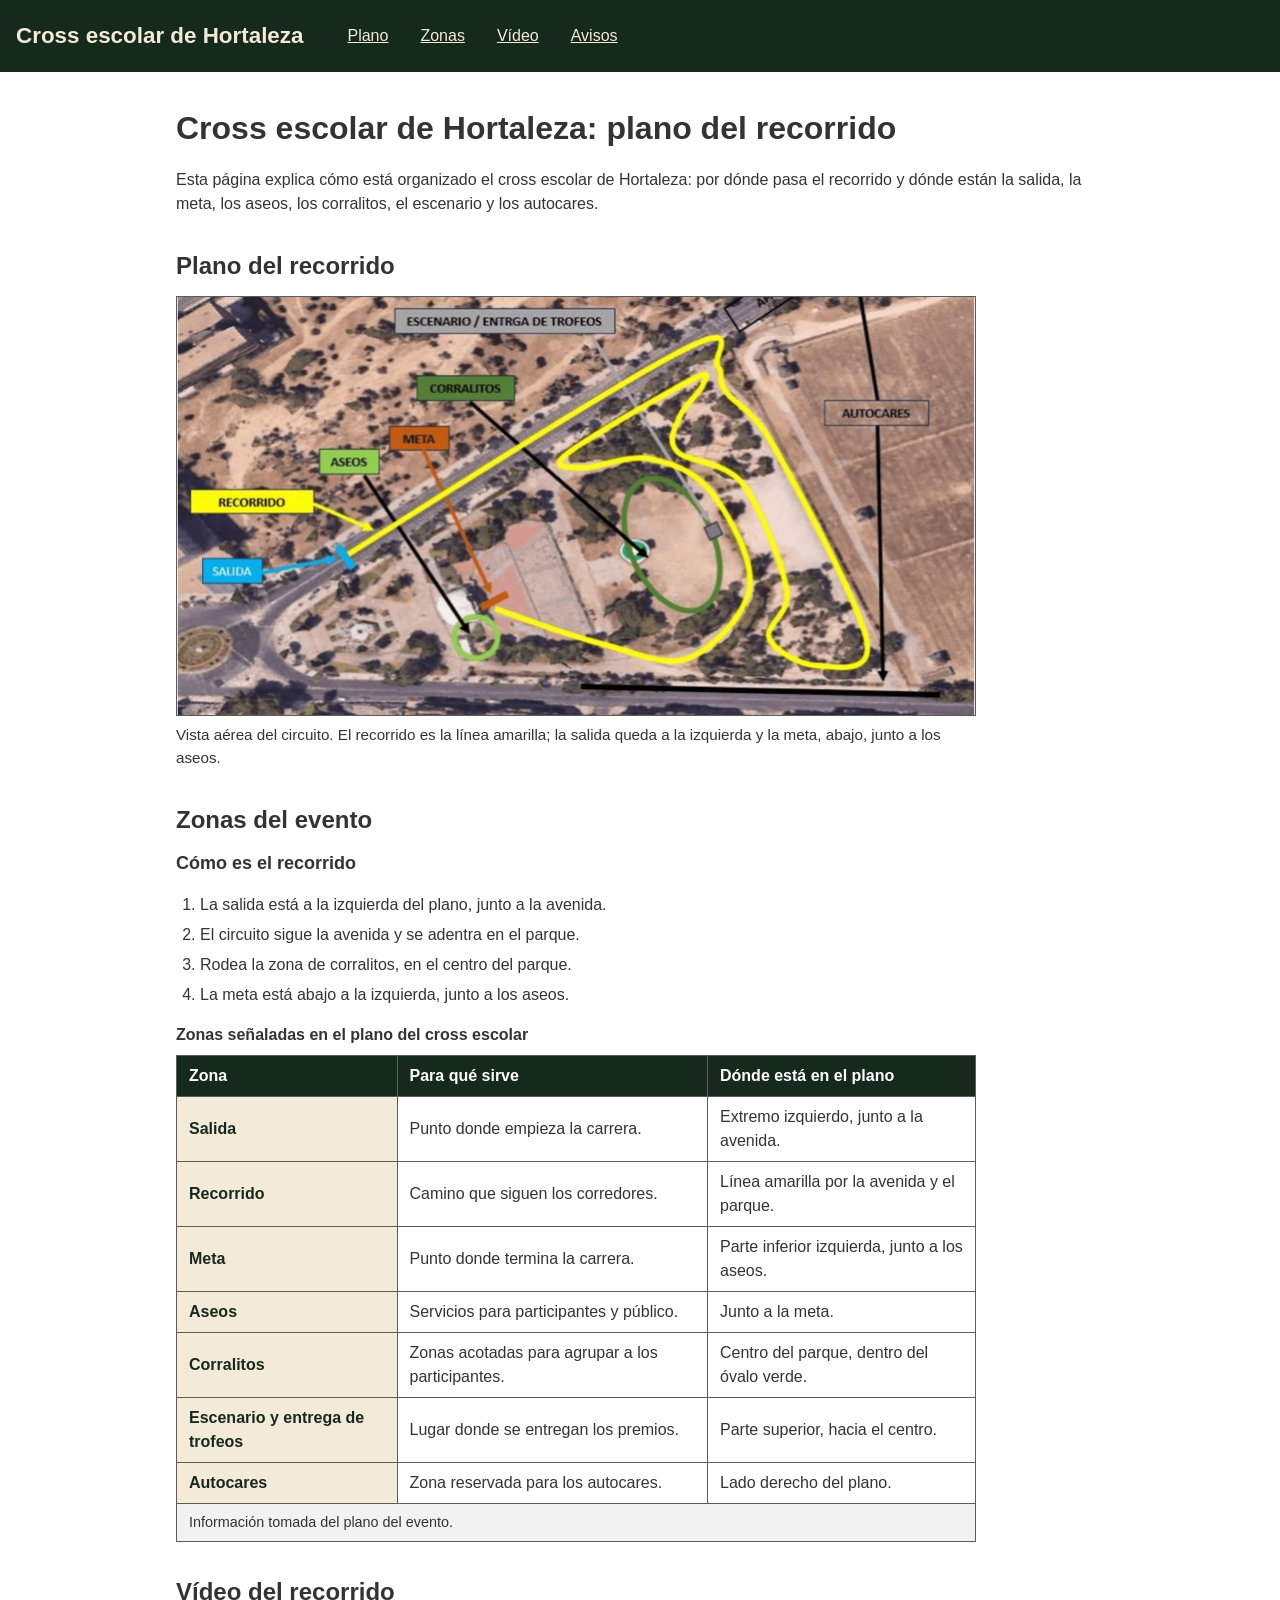
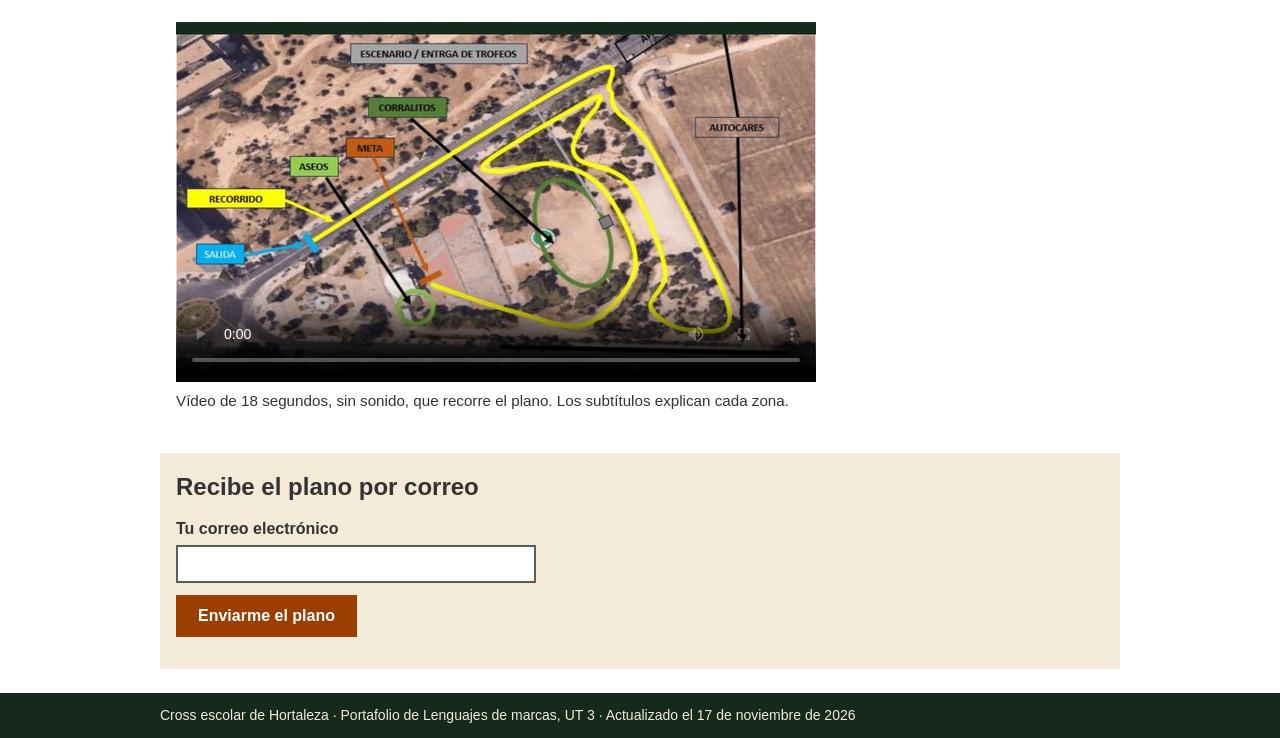
<file: ut03/index.html>
<!DOCTYPE html>
<html lang="es">
<head>
  <meta charset="UTF-8">
  <meta name="viewport" content="width=device-width, initial-scale=1.0">
  <title>Cross escolar de Hortaleza · Plano del recorrido</title>
  <meta name="description" content="Plano del cross escolar de Hortaleza: recorrido, salida, meta, aseos, corralitos, escenario y autocares.">
  <link rel="stylesheet" href="css/estilos.css">
</head>
<body>
  <a class="saltar" href="#principal">Saltar al contenido principal</a>

  <header class="cabecera">
    <p class="titulo-sitio">Cross escolar de Hortaleza</p>
    <nav aria-label="En esta página">
      <ul class="nav-pagina">
        <li><a href="#plano">Plano</a></li>
        <li><a href="#zonas">Zonas</a></li>
        <li><a href="#video">Vídeo</a></li>
        <li><a href="#avisos">Avisos</a></li>
      </ul>
    </nav>
  </header>

  <main id="principal" class="contenido">
    <h1>Cross escolar de Hortaleza: plano del recorrido</h1>
    <p>Esta página explica cómo está organizado el cross escolar de Hortaleza: por dónde pasa el recorrido
       y dónde están la salida, la meta, los aseos, los corralitos, el escenario y los autocares.</p>

    <section id="plano" aria-labelledby="t-plano">
      <h2 id="t-plano">Plano del recorrido</h2>
      <figure class="figura-mapa">
        <img class="mapa"
             src="img/plano_cross-800.jpg"
             srcset="img/plano_cross-400.jpg 400w,
                     img/plano_cross-800.jpg 800w,
                     img/plano_cross-1082.jpg 1082w"
             sizes="(min-width: 900px) 800px, 100vw"
             width="1082" height="567"
             alt="Plano aéreo del parque con el recorrido del cross marcado en amarillo y las zonas señalizadas">
        <figcaption>Vista aérea del circuito. El recorrido es la línea amarilla; la salida queda a la izquierda y la meta, abajo, junto a los aseos.</figcaption>
      </figure>
    </section>

    <section id="zonas" aria-labelledby="t-zonas">
      <h2 id="t-zonas">Zonas del evento</h2>
      <article>
        <h3>Cómo es el recorrido</h3>
        <ol class="pasos">
          <li>La salida está a la izquierda del plano, junto a la avenida.</li>
          <li>El circuito sigue la avenida y se adentra en el parque.</li>
          <li>Rodea la zona de corralitos, en el centro del parque.</li>
          <li>La meta está abajo a la izquierda, junto a los aseos.</li>
        </ol>
      </article>

      <div class="tabla-scroll">
        <table>
          <caption>Zonas señaladas en el plano del cross escolar</caption>
          <thead>
            <tr>
              <th scope="col">Zona</th>
              <th scope="col">Para qué sirve</th>
              <th scope="col">Dónde está en el plano</th>
            </tr>
          </thead>
          <tbody>
            <tr>
              <th scope="row">Salida</th>
              <td>Punto donde empieza la carrera.</td>
              <td>Extremo izquierdo, junto a la avenida.</td>
            </tr>
            <tr>
              <th scope="row">Recorrido</th>
              <td>Camino que siguen los corredores.</td>
              <td>Línea amarilla por la avenida y el parque.</td>
            </tr>
            <tr>
              <th scope="row">Meta</th>
              <td>Punto donde termina la carrera.</td>
              <td>Parte inferior izquierda, junto a los aseos.</td>
            </tr>
            <tr>
              <th scope="row">Aseos</th>
              <td>Servicios para participantes y público.</td>
              <td>Junto a la meta.</td>
            </tr>
            <tr>
              <th scope="row">Corralitos</th>
              <td>Zonas acotadas para agrupar a los participantes.</td>
              <td>Centro del parque, dentro del óvalo verde.</td>
            </tr>
            <tr>
              <th scope="row">Escenario y entrega de trofeos</th>
              <td>Lugar donde se entregan los premios.</td>
              <td>Parte superior, hacia el centro.</td>
            </tr>
            <tr>
              <th scope="row">Autocares</th>
              <td>Zona reservada para los autocares.</td>
              <td>Lado derecho del plano.</td>
            </tr>
          </tbody>
          <tfoot>
            <tr>
              <td colspan="3">Información tomada del plano del evento.</td>
            </tr>
          </tfoot>
        </table>
      </div>
    </section>

    <section id="video" aria-labelledby="t-video">
      <h2 id="t-video">Vídeo del recorrido</h2>
      <figure>
        <video controls preload="metadata" width="640" height="360" poster="img/cross_poster.jpg">
          <source src="media/cross_hortaleza.mp4" type="video/mp4">
          <track kind="captions" src="media/cross_hortaleza.es.vtt" srclang="es" label="Español" default>
          <p>Tu navegador no puede reproducir este vídeo. <a href="media/cross_hortaleza.mp4">Descarga el vídeo del recorrido (MP4)</a>.</p>
        </video>
        <figcaption>Vídeo de 18 segundos, sin sonido, que recorre el plano. Los subtítulos explican cada zona.</figcaption>
      </figure>
    </section>
  </main>

  <aside id="avisos" class="lateral" aria-labelledby="t-avisos">
    <h2 id="t-avisos">Recibe el plano por correo</h2>
    <form id="form-avisos" action="#" method="post">
      <label for="correo">Tu correo electrónico</label>
      <input type="email" id="correo" name="correo" autocomplete="email" required>
      <button type="submit">Enviarme el plano</button>
    </form>
    <p id="estado-avisos" role="status"></p>
  </aside>

  <footer class="pie">
    <p>Cross escolar de Hortaleza · Portafolio de Lenguajes de marcas, UT 3 · Actualizado el <time datetime="2026-11-17">17 de noviembre de 2026</time></p>
  </footer>

  <script>
    document.getElementById('form-avisos').addEventListener('submit', function (e) {
      e.preventDefault();
      document.getElementById('estado-avisos').textContent = '¡Gracias! Te enviaremos el plano.';
      this.reset();
    });
  </script>
</body>
</html>
</file>
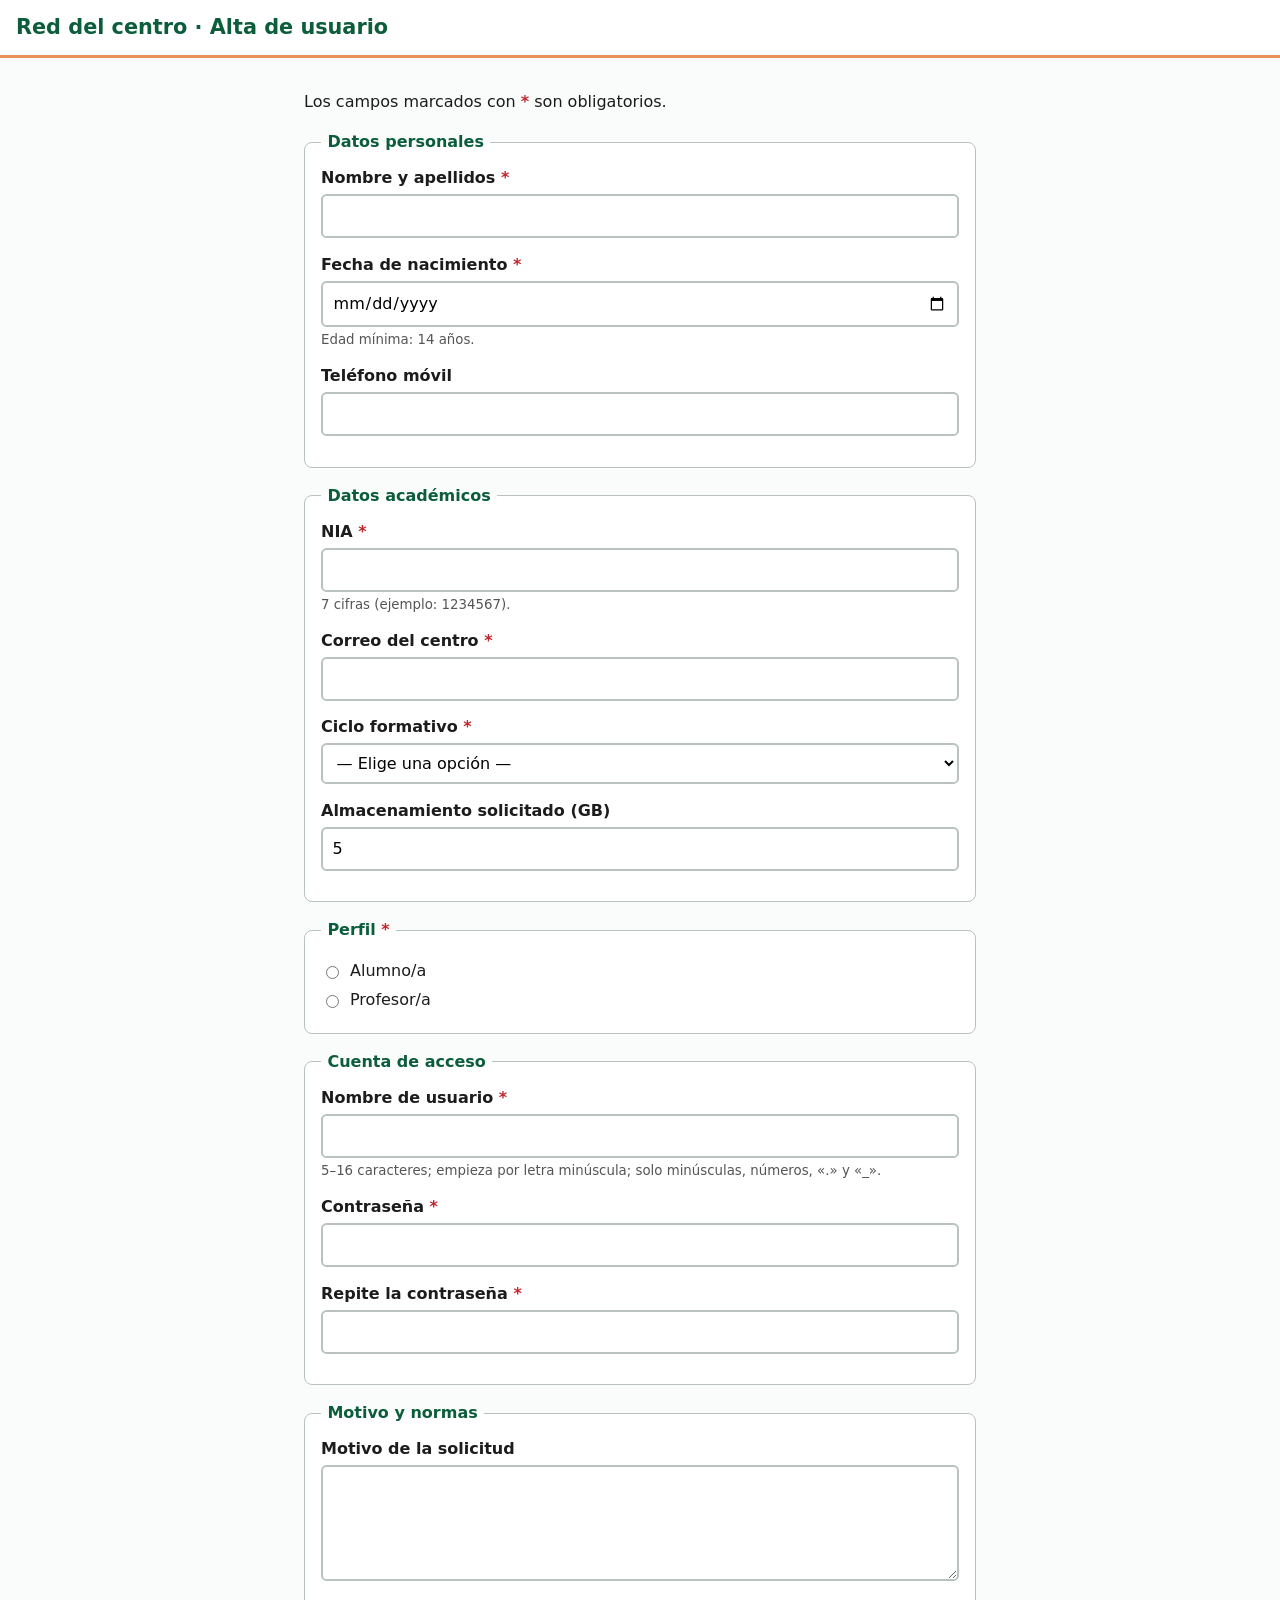
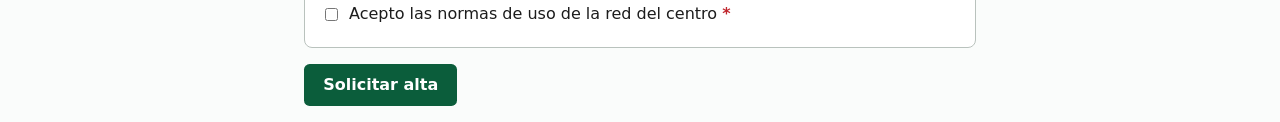
<file: ut04/alta_usuario.html>
<!DOCTYPE html>
<html lang="es">
<head>
  <meta charset="UTF-8">
  <meta name="viewport" content="width=device-width, initial-scale=1">
  <title>Alta de usuario · Red del centro</title>
  <link rel="stylesheet" href="css/alta.css">
  <script src="js/alta.js" defer></script>
</head>
<body>
  <header class="cabecera">
    <h1>Red del centro · Alta de usuario</h1>
  </header>

  <main>
    <p>Los campos marcados con <span class="obligatorio" aria-hidden="true">*</span> son obligatorios.</p>

    <!-- MÉTODO DE ENVÍO: POST.
         El formulario incluye una contraseña y datos personales (NIA, correo, fecha de nacimiento).
         Con GET viajarían en la URL, y quedarían en el historial, la caché y los registros del servidor.
         Con POST van en el cuerpo de la petición. POST no cifra: en producción debe usarse HTTPS.
         Además, esta petición crea un usuario (modifica datos), y GET debe usarse solo para consultas.
         No se necesita multipart: no hay ficheros (se usa el enctype por defecto). -->
    <form id="formAlta" action="https://httpbin.org/post" method="post">

      <fieldset>
        <legend>Datos personales</legend>

        <div class="campo">
          <label for="nombre">Nombre y apellidos <span class="obligatorio" aria-hidden="true">*</span></label>
          <input type="text" id="nombre" name="nombre" required minlength="3" maxlength="80" autocomplete="name">
        </div>

        <div class="campo">
          <label for="nacimiento">Fecha de nacimiento <span class="obligatorio" aria-hidden="true">*</span></label>
          <input type="date" id="nacimiento" name="nacimiento" required min="1940-01-01" aria-describedby="ayuda-nac">
          <small id="ayuda-nac">Edad mínima: 14 años.</small>
        </div>

        <div class="campo">
          <label for="telefono">Teléfono móvil</label>
          <input type="tel" id="telefono" name="telefono" pattern="[67][0-9]{8}"
                 title="9 cifras empezando por 6 o 7, sin espacios" autocomplete="tel-national">
        </div>
      </fieldset>

      <fieldset>
        <legend>Datos académicos</legend>

        <div class="campo">
          <label for="nia">NIA <span class="obligatorio" aria-hidden="true">*</span></label>
          <input type="text" id="nia" name="nia" required pattern="[0-9]{7}"
                 title="El NIA tiene 7 cifras, por ejemplo 1234567" inputmode="numeric" maxlength="7"
                 aria-describedby="ayuda-nia">
          <small id="ayuda-nia">7 cifras (ejemplo: 1234567).</small>
        </div>

        <div class="campo">
          <label for="correo">Correo del centro <span class="obligatorio" aria-hidden="true">*</span></label>
          <input type="email" id="correo" name="correo" required autocomplete="email">
        </div>

        <div class="campo">
          <label for="ciclo">Ciclo formativo <span class="obligatorio" aria-hidden="true">*</span></label>
          <select id="ciclo" name="ciclo" required>
            <option value="">— Elige una opción —</option>
            <option value="asir">ASIR</option>
            <option value="dam">DAM</option>
            <option value="daw">DAW</option>
            <option value="smr">SMR</option>
          </select>
        </div>

        <div class="campo">
          <label for="almacenamiento">Almacenamiento solicitado (GB)</label>
          <input type="number" id="almacenamiento" name="almacenamiento" min="1" max="50" step="1" value="5">
        </div>
      </fieldset>

      <fieldset>
        <legend>Perfil <span class="obligatorio" aria-hidden="true">*</span></legend>
        <div class="opcion">
          <input type="radio" id="p-alumno" name="perfil" value="alumno" required>
          <label for="p-alumno">Alumno/a</label>
        </div>
        <div class="opcion">
          <input type="radio" id="p-profesor" name="perfil" value="profesor">
          <label for="p-profesor">Profesor/a</label>
        </div>
      </fieldset>

      <fieldset>
        <legend>Cuenta de acceso</legend>

        <div class="campo">
          <label for="usuario">Nombre de usuario <span class="obligatorio" aria-hidden="true">*</span></label>
          <input type="text" id="usuario" name="usuario" required pattern="[a-z][a-z0-9._]{4,15}"
                 title="Entre 5 y 16 caracteres: empieza por letra minúscula y solo lleva minúsculas, números, punto o guion bajo"
                 autocomplete="username" aria-describedby="ayuda-usuario">
          <small id="ayuda-usuario">5–16 caracteres; empieza por letra minúscula; solo minúsculas, números, «.» y «_».</small>
        </div>

        <div class="campo">
          <label for="clave">Contraseña <span class="obligatorio" aria-hidden="true">*</span></label>
          <input type="password" id="clave" name="clave" required pattern="(?=.*[A-Za-z])(?=.*[0-9]).{8,}"
                 title="Mínimo 8 caracteres, con letras y números" autocomplete="new-password">
        </div>

        <div class="campo">
          <label for="clave2">Repite la contraseña <span class="obligatorio" aria-hidden="true">*</span></label>
          <input type="password" id="clave2" name="clave2" required autocomplete="new-password">
        </div>
      </fieldset>

      <fieldset>
        <legend>Motivo y normas</legend>

        <div class="campo">
          <label for="motivo">Motivo de la solicitud</label>
          <textarea id="motivo" name="motivo" rows="4" maxlength="300"></textarea>
        </div>

        <div class="opcion">
          <input type="checkbox" id="normas" name="normas" value="aceptadas" required>
          <label for="normas">Acepto las normas de uso de la red del centro <span class="obligatorio" aria-hidden="true">*</span></label>
        </div>
      </fieldset>

      <button type="submit">Solicitar alta</button>
    </form>
  </main>
</body>
</html>
</file>
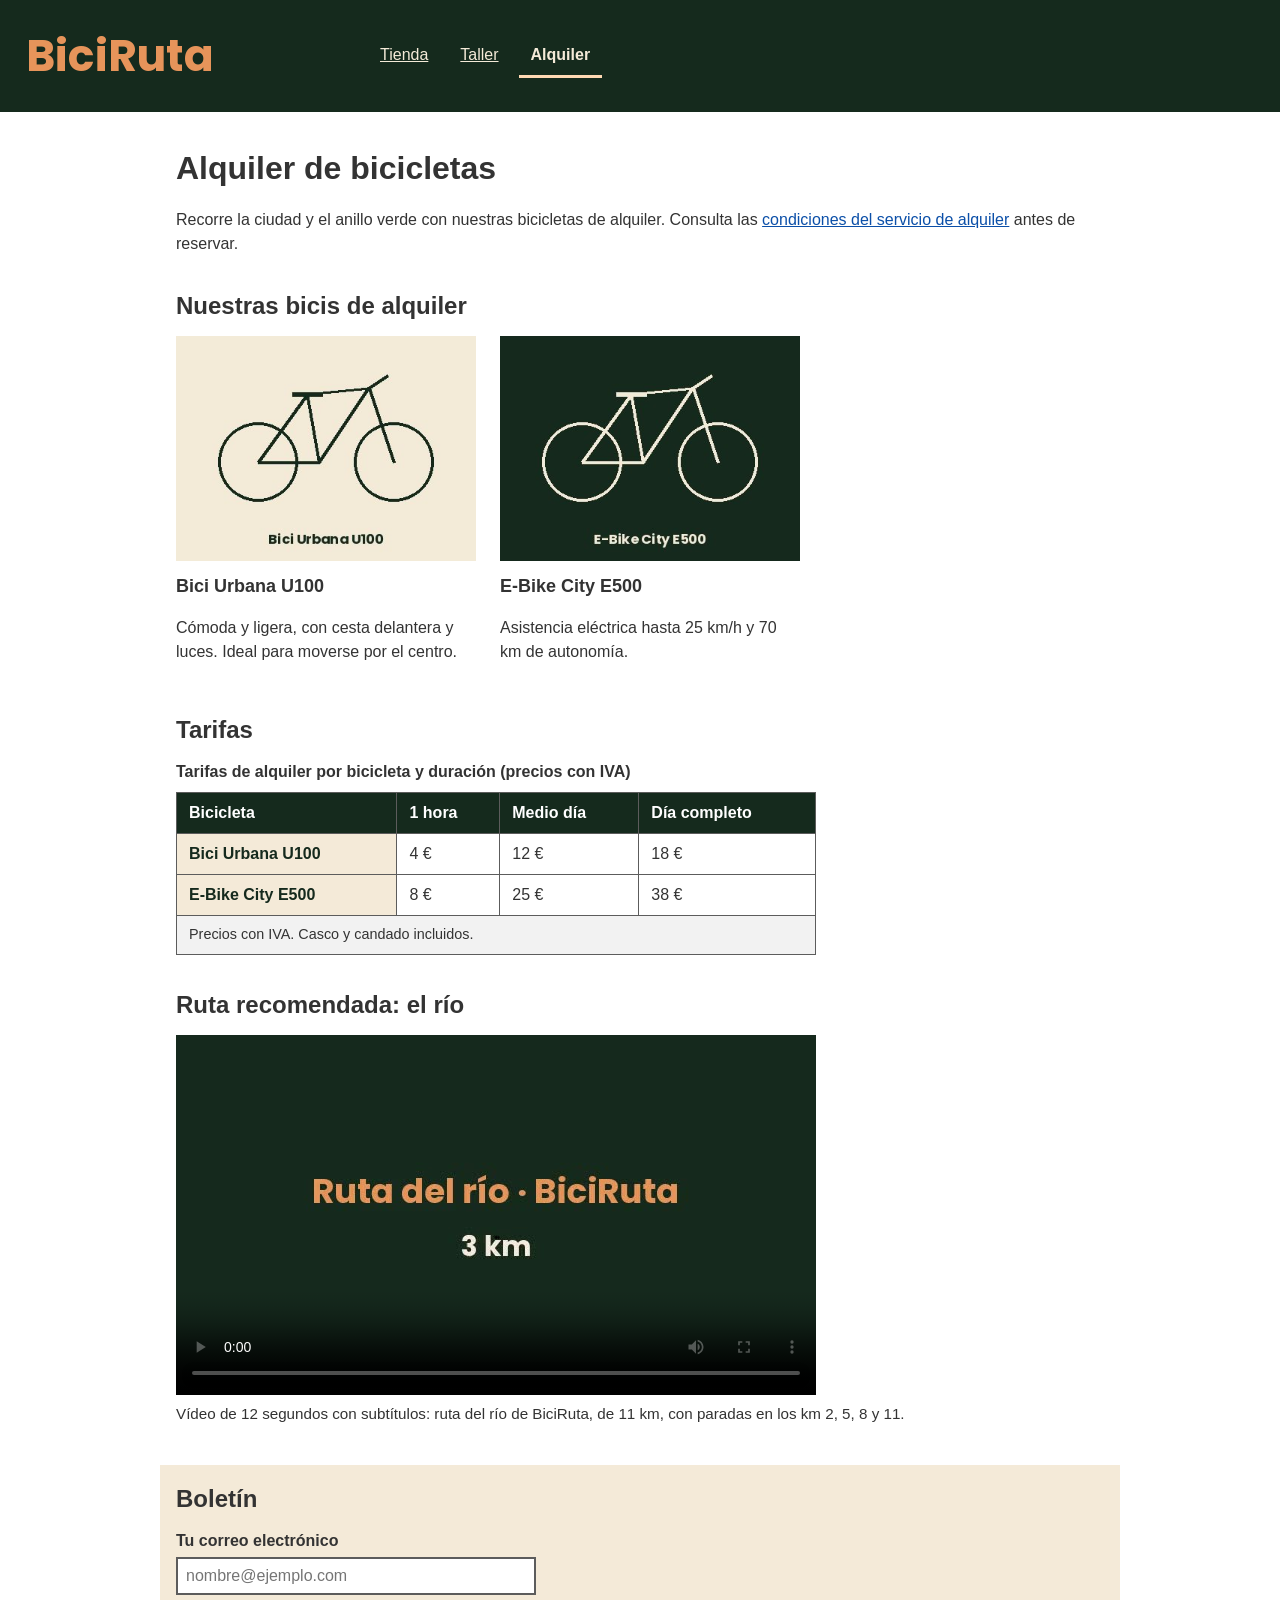
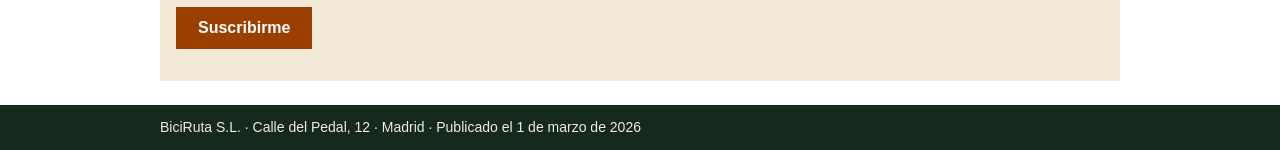
<file: ut03/alquiler/alquiler.html>
<!DOCTYPE html>
<html lang="es">
<head>
  <meta charset="UTF-8">
  <meta name="viewport" content="width=device-width, initial-scale=1.0">
  <title>Alquiler de bicicletas · BiciRuta</title>
  <meta name="description" content="Alquila una bici urbana o eléctrica en BiciRuta, consulta las tarifas y descubre la ruta del río.">
  <link rel="stylesheet" href="css/estilos.css">
</head>
<body>
  <a class="saltar" href="#principal">Saltar al contenido principal</a>

  <header class="cabecera">
    <img src="img/logo_biciruta.png" alt="BiciRuta" width="320" height="80">
    <nav aria-label="Principal">
      <ul class="menu">
        <li><a href="index.html">Tienda</a></li>
        <li><a href="taller.html">Taller</a></li>
        <li><a href="alquiler.html" aria-current="page">Alquiler</a></li>
      </ul>
    </nav>
  </header>

  <main id="principal" class="contenido">
    <h1>Alquiler de bicicletas</h1>
    <p>Recorre la ciudad y el anillo verde con nuestras bicicletas de alquiler.
       Consulta las <a href="condiciones.html">condiciones del servicio de alquiler</a> antes de reservar.</p>

    <section class="bloque" aria-labelledby="t-bicis">
      <h2 id="t-bicis">Nuestras bicis de alquiler</h2>
      <div class="bicis">
        <article class="bici">
          <img src="img/bici_urbana-800.jpg"
               srcset="img/bici_urbana-400.jpg 400w,
                       img/bici_urbana-800.jpg 800w,
                       img/bici_urbana-1200.jpg 1200w"
               sizes="(min-width: 700px) 300px, 100vw"
               width="1200" height="900" loading="lazy"
               alt="Bici urbana U100: silueta de bicicleta de paseo en trazo verde oscuro sobre fondo crema">
          <h3>Bici Urbana U100</h3>
          <p>Cómoda y ligera, con cesta delantera y luces. Ideal para moverse por el centro.</p>
        </article>
        <article class="bici">
          <img src="img/bici_electrica-800.jpg"
               srcset="img/bici_electrica-400.jpg 400w,
                       img/bici_electrica-800.jpg 800w,
                       img/bici_electrica-1200.jpg 1200w"
               sizes="(min-width: 700px) 300px, 100vw"
               width="1200" height="900" loading="lazy"
               alt="E-Bike City E500: silueta de bicicleta eléctrica en trazo crema sobre fondo verde oscuro">
          <h3>E-Bike City E500</h3>
          <p>Asistencia eléctrica hasta 25 km/h y 70 km de autonomía.</p>
        </article>
      </div>
    </section>

    <section class="bloque" aria-labelledby="t-tarifas">
      <h2 id="t-tarifas">Tarifas</h2>
      <div class="tabla-scroll">
        <table>
          <caption>Tarifas de alquiler por bicicleta y duración (precios con IVA)</caption>
          <thead>
            <tr>
              <th scope="col">Bicicleta</th>
              <th scope="col">1 hora</th>
              <th scope="col">Medio día</th>
              <th scope="col">Día completo</th>
            </tr>
          </thead>
          <tbody>
            <tr>
              <th scope="row">Bici Urbana U100</th>
              <td>4 €</td>
              <td>12 €</td>
              <td>18 €</td>
            </tr>
            <tr>
              <th scope="row">E-Bike City E500</th>
              <td>8 €</td>
              <td>25 €</td>
              <td>38 €</td>
            </tr>
          </tbody>
          <tfoot>
            <tr>
              <td colspan="4">Precios con IVA. Casco y candado incluidos.</td>
            </tr>
          </tfoot>
        </table>
      </div>
    </section>

    <section class="bloque" aria-labelledby="t-ruta">
      <h2 id="t-ruta">Ruta recomendada: el río</h2>
      <figure>
        <video controls preload="metadata" width="640" height="360" poster="img/ruta_rio_poster.jpg">
          <source src="media/ruta_rio.mp4" type="video/mp4">
          <track kind="captions" src="media/ruta_rio.es.vtt" srclang="es" label="Español" default>
          <p>Tu navegador no puede reproducir este vídeo.
             <a href="media/ruta_rio.mp4">Descarga el vídeo de la ruta del río (MP4, 12 segundos)</a>.</p>
        </video>
        <figcaption>Vídeo de 12 segundos con subtítulos: ruta del río de BiciRuta, de 11 km, con paradas en los km 2, 5, 8 y 11.</figcaption>
      </figure>
    </section>
  </main>

  <aside class="lateral" aria-labelledby="t-boletin">
    <h2 id="t-boletin">Boletín</h2>
    <form id="form-boletin" action="#" method="post">
      <label for="correo">Tu correo electrónico</label>
      <input type="email" id="correo" name="correo" autocomplete="email" required placeholder="nombre@ejemplo.com">
      <button type="submit">Suscribirme</button>
    </form>
    <p id="estado-boletin" role="status"></p>
  </aside>

  <footer class="pie">
    <p>BiciRuta S.L. · Calle del Pedal, 12 · Madrid · Publicado el <time datetime="2026-03-01">1 de marzo de 2026</time></p>
  </footer>

  <script>
    document.getElementById('form-boletin').addEventListener('submit', function (e) {
      e.preventDefault();
      document.getElementById('estado-boletin').textContent = '¡Gracias! Te has suscrito al boletín.';
      this.reset();
    });
  </script>
</body>
</html>
</file>
<file: ut03/css/estilos.css>
/* ===== Variables (todas las parejas texto/fondo verificadas ≥ 4,5:1) ===== */
:root {
  --verde: #152A1D;
  --crema: #F4EAD8;
  --texto: #333333;
  --enlace: #0B4FA8;
  --acento: #9A3F00;      /* naranja oscuro: botón y foco sobre fondo claro */
  --foco-claro: #9A3F00;  /* sobre blanco / crema */
  --foco-oscuro: #FFD9B3; /* sobre verde oscuro */
}

* { box-sizing: border-box; }
body { font-family: Arial, sans-serif; margin: 0; color: var(--texto); background: #fff; line-height: 1.5; }

/* ===== Enlace para saltar al contenido ===== */
.saltar {
  position: absolute; left: 8px; top: 0;
  transform: translateY(-120%);
  background: #fff; color: var(--verde);
  padding: 10px 16px; font-weight: bold; z-index: 10;
  border: 2px solid var(--verde);
}
.saltar:focus { transform: translateY(8px); }

/* ===== Cabecera y menú ===== */
.cabecera { background: var(--verde); padding: 16px; display: flex; flex-wrap: wrap; align-items: center; gap: 16px 32px; }
.cabecera img { max-width: 100%; height: auto; }
.menu { list-style: none; margin: 0; padding: 0; display: flex; flex-wrap: wrap; gap: 8px; }
.menu a { display: inline-block; padding: 8px 12px; color: var(--crema); }
.menu a[aria-current="page"] { font-weight: bold; text-decoration: none; border-bottom: 3px solid var(--foco-oscuro); }

/* ===== Contenido ===== */
.contenido { max-width: 960px; margin: 0 auto; padding: 16px; }
h1 { font-size: 32px; margin: 16px 0; }
h2 { font-size: 24px; margin: 32px 0 12px; }
h3 { font-size: 18px; margin: 12px 0 4px; }
a { color: var(--enlace); }

/* ===== Fichas de bici ===== */
.bicis { display: flex; flex-wrap: wrap; gap: 24px; }
.bici { width: 300px; }
.bici img { display: block; width: 100%; height: auto; }
@media (max-width: 699px) { .bici { width: 100%; } }

/* ===== Tabla: bordes con CSS, no con el atributo border ===== */
.tabla-scroll { overflow-x: auto; }
table { border-collapse: collapse; width: 100%; max-width: 640px; }
caption { text-align: left; font-weight: bold; padding: 0 0 8px; }
th, td { border: 1px solid #5c5c5c; padding: 8px 12px; text-align: left; }
thead th { background: var(--verde); color: #fff; }
tbody th { background: var(--crema); color: var(--verde); }
tfoot td { background: #f2f2f2; font-size: 0.9em; }

/* ===== Vídeo ===== */
figure { margin: 0; }
video { display: block; max-width: 100%; height: auto; background: #000; }
figcaption { font-size: 0.95em; margin-top: 8px; }

/* ===== Boletín (aside) ===== */
.lateral { background: var(--crema); padding: 16px; max-width: 960px; margin: 24px auto; }
.lateral h2 { margin-top: 0; }
label { display: block; font-weight: bold; margin-bottom: 4px; }
input[type="email"] { display: block; width: 100%; max-width: 360px; padding: 8px; font-size: 1rem; border: 2px solid #5c5c5c; background: #fff; color: var(--texto); margin-bottom: 12px; }
button { background: var(--acento); color: #fff; border: 2px solid var(--acento); padding: 10px 20px; font-size: 1rem; font-weight: bold; cursor: pointer; }
button:hover { background: #7a3200; border-color: #7a3200; }

/* ===== Foco SIEMPRE visible (se elimina el outline:none original) ===== */
:focus-visible { outline: 3px solid var(--foco-claro); outline-offset: 3px; }
.cabecera :focus-visible, .pie :focus-visible { outline-color: var(--foco-oscuro); }

/* ===== Pie ===== */
.pie { background: var(--verde); color: var(--crema); padding: 12px 16px; font-size: 14px; }
.pie p { margin: 0 auto; max-width: 960px; }

/* ===== Añadidos de la Fase 5 (cross escolar) ===== */
.titulo-sitio { color: var(--crema); font-size: 1.4rem; font-weight: bold; margin: 0; }
.nav-pagina { list-style: none; margin: 0; padding: 0; display: flex; flex-wrap: wrap; gap: 8px; }
.nav-pagina a { display: inline-block; padding: 8px 12px; color: var(--crema); }
.mapa { display: block; width: 100%; max-width: 800px; height: auto; border: 1px solid #5c5c5c; }
.figura-mapa { max-width: 800px; }
.pasos { padding-left: 24px; }
.pasos li { margin-bottom: 6px; }
table { max-width: 800px; }
</file>
<file: ut04/css/alta.css>
/* ===== Base ===== */
:root {
  --verde: #0b5d3b;
  --verde-claro: #e8f3ee;
  --rojo: #c0262d;
  --ok: #1a7f37;
  --gris: #555;
  --borde: #b9c2bd;
}
* { box-sizing: border-box; }
body {
  font-family: system-ui, "Segoe UI", Arial, sans-serif;
  line-height: 1.5;
  margin: 0;
  color: #1c1c1c;
  background: #fafcfb;
}

/* ===== Cabecera con buscador ===== */
.cabecera {
  display: flex;
  flex-wrap: wrap;
  align-items: center;
  gap: .75rem 1rem;
  padding: .75rem 1rem;
  background: #fff;
  border-bottom: 3px solid #e8935a;
}
.cabecera img { max-width: 100%; height: auto; }
.cabecera h1 { margin: 0; font-size: 1.3rem; color: var(--verde); flex: 1; }
.buscador { display: flex; gap: .5rem; }
.buscador input { min-width: 12rem; }

main { max-width: 44rem; margin: 0 auto; padding: 1rem; }

/* ===== Formulario ===== */
fieldset {
  border: 1px solid var(--borde);
  border-radius: .5rem;
  margin: 0 0 1rem;
  padding: .75rem 1rem 1rem;
  background: #fff;
}
legend { font-weight: 700; color: var(--verde); padding: 0 .4rem; }
fieldset fieldset { background: var(--verde-claro); margin-top: .75rem; }
fieldset:disabled { opacity: .55; }

.campo { margin-bottom: .9rem; }
.campo label { display: block; font-weight: 600; margin-bottom: .25rem; }
.opcion { display: flex; align-items: center; gap: .5rem; margin: .3rem 0; }
.opcion label { font-weight: 400; }
small { display: block; color: var(--gris); margin-top: .2rem; }
.obligatorio { color: var(--rojo); font-weight: 700; }

input[type="text"], input[type="email"], input[type="tel"], input[type="date"],
input[type="number"], input[type="password"], input[type="search"],
input[type="file"], select, textarea {
  width: 100%;
  padding: .5rem .6rem;
  font: inherit;
  border: 2px solid var(--borde);
  border-radius: .35rem;
  background: #fff;
}
.buscador input[type="search"] { width: auto; }
textarea { resize: vertical; }

:focus-visible { outline: 3px solid #1f6feb; outline-offset: 2px; }

button {
  font: inherit;
  font-weight: 700;
  padding: .55rem 1.2rem;
  color: #fff;
  background: var(--verde);
  border: 0;
  border-radius: .35rem;
  cursor: pointer;
}
button:hover { background: #08472d; }

/* ===== Estados de validación: solo DESPUÉS de que el usuario interactúe ===== */
:user-invalid { border-color: var(--rojo); background: #fff5f5; }
:user-valid   { border-color: var(--ok); }
input[type="radio"]:user-invalid, input[type="checkbox"]:user-invalid { outline: 2px solid var(--rojo); }

/* ===== Utilidades ===== */
.solo-lectores {
  position: absolute; width: 1px; height: 1px; overflow: hidden;
  clip: rect(0 0 0 0); white-space: nowrap;
}
/* Campo trampa (honeypot): fuera de pantalla, pero no con display:none (algunos bots lo detectan) */
.trampa { position: absolute; left: -9999px; top: auto; width: 1px; height: 1px; overflow: hidden; }

/* ===== Móvil ===== */
@media (max-width: 480px) {
  .cabecera h1 { flex-basis: 100%; }
  .buscador { width: 100%; }
  .buscador input { flex: 1; min-width: 0; }
}
</file>
<file: ut03/alquiler/css/estilos.css>
/* ===== Variables (todas las parejas texto/fondo verificadas ≥ 4,5:1) ===== */
:root {
  --verde: #152A1D;
  --crema: #F4EAD8;
  --texto: #333333;
  --enlace: #0B4FA8;
  --acento: #9A3F00;      /* naranja oscuro: botón y foco sobre fondo claro */
  --foco-claro: #9A3F00;  /* sobre blanco / crema */
  --foco-oscuro: #FFD9B3; /* sobre verde oscuro */
}

* { box-sizing: border-box; }
body { font-family: Arial, sans-serif; margin: 0; color: var(--texto); background: #fff; line-height: 1.5; }

/* ===== Enlace para saltar al contenido ===== */
.saltar {
  position: absolute; left: 8px; top: 0;
  transform: translateY(-120%);
  background: #fff; color: var(--verde);
  padding: 10px 16px; font-weight: bold; z-index: 10;
  border: 2px solid var(--verde);
}
.saltar:focus { transform: translateY(8px); }

/* ===== Cabecera y menú ===== */
.cabecera { background: var(--verde); padding: 16px; display: flex; flex-wrap: wrap; align-items: center; gap: 16px 32px; }
.cabecera img { max-width: 100%; height: auto; }
.menu { list-style: none; margin: 0; padding: 0; display: flex; flex-wrap: wrap; gap: 8px; }
.menu a { display: inline-block; padding: 8px 12px; color: var(--crema); }
.menu a[aria-current="page"] { font-weight: bold; text-decoration: none; border-bottom: 3px solid var(--foco-oscuro); }

/* ===== Contenido ===== */
.contenido { max-width: 960px; margin: 0 auto; padding: 16px; }
h1 { font-size: 32px; margin: 16px 0; }
h2 { font-size: 24px; margin: 32px 0 12px; }
h3 { font-size: 18px; margin: 12px 0 4px; }
a { color: var(--enlace); }

/* ===== Fichas de bici ===== */
.bicis { display: flex; flex-wrap: wrap; gap: 24px; }
.bici { width: 300px; }
.bici img { display: block; width: 100%; height: auto; }
@media (max-width: 699px) { .bici { width: 100%; } }

/* ===== Tabla: bordes con CSS, no con el atributo border ===== */
.tabla-scroll { overflow-x: auto; }
table { border-collapse: collapse; width: 100%; max-width: 640px; }
caption { text-align: left; font-weight: bold; padding: 0 0 8px; }
th, td { border: 1px solid #5c5c5c; padding: 8px 12px; text-align: left; }
thead th { background: var(--verde); color: #fff; }
tbody th { background: var(--crema); color: var(--verde); }
tfoot td { background: #f2f2f2; font-size: 0.9em; }

/* ===== Vídeo ===== */
figure { margin: 0; }
video { display: block; max-width: 100%; height: auto; background: #000; }
figcaption { font-size: 0.95em; margin-top: 8px; }

/* ===== Boletín (aside) ===== */
.lateral { background: var(--crema); padding: 16px; max-width: 960px; margin: 24px auto; }
.lateral h2 { margin-top: 0; }
label { display: block; font-weight: bold; margin-bottom: 4px; }
input[type="email"] { display: block; width: 100%; max-width: 360px; padding: 8px; font-size: 1rem; border: 2px solid #5c5c5c; background: #fff; color: var(--texto); margin-bottom: 12px; }
button { background: var(--acento); color: #fff; border: 2px solid var(--acento); padding: 10px 20px; font-size: 1rem; font-weight: bold; cursor: pointer; }
button:hover { background: #7a3200; border-color: #7a3200; }

/* ===== Foco SIEMPRE visible (se elimina el outline:none original) ===== */
:focus-visible { outline: 3px solid var(--foco-claro); outline-offset: 3px; }
.cabecera :focus-visible, .pie :focus-visible { outline-color: var(--foco-oscuro); }

/* ===== Pie ===== */
.pie { background: var(--verde); color: var(--crema); padding: 12px 16px; font-size: 14px; }
.pie p { margin: 0 auto; max-width: 960px; }
</file>
